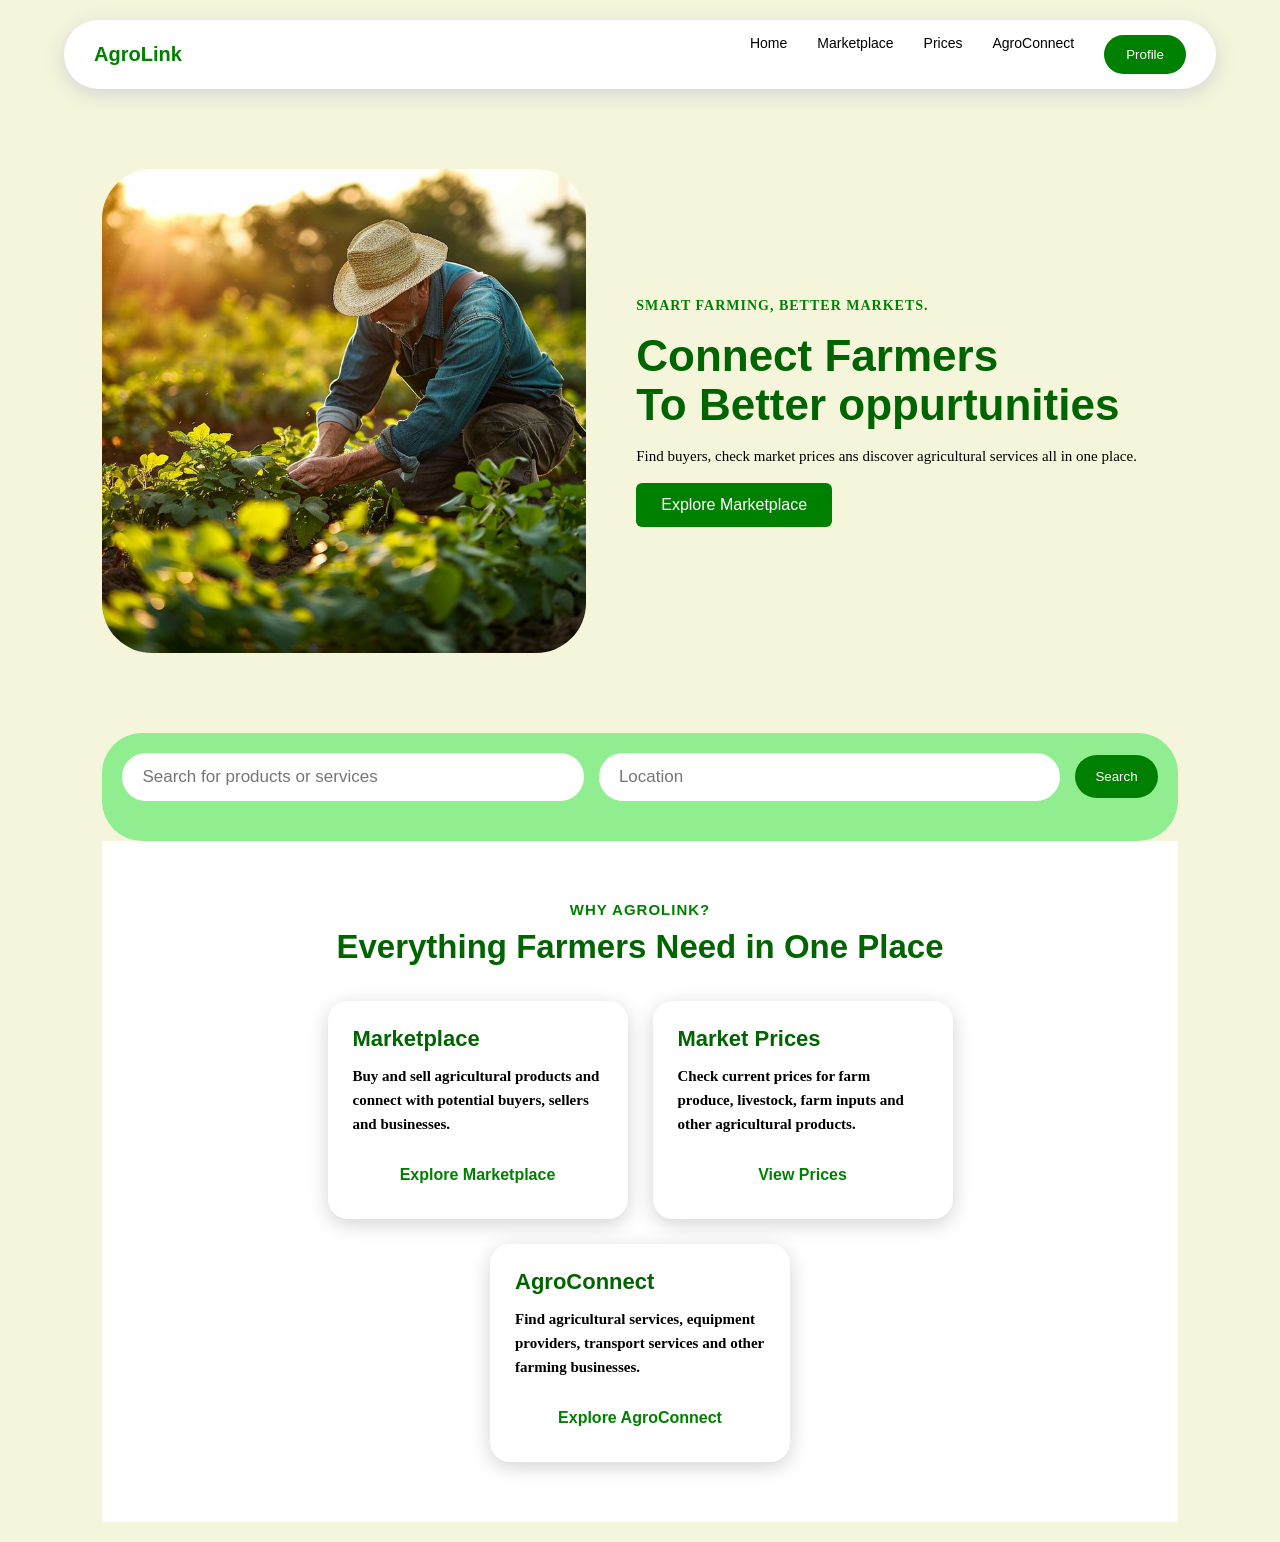
<file: index.html>
<!DOCTYPE html>
<html lang="en">
<head>
    <meta charset="UTF-8">
    <meta name="viewport" content="width=device-width, initial-scale=1.0">
    <title>AgroLink</title>

    <link rel="stylesheet" href="style.css">

   
</head>
<body>

    <header>
        <nav>
            <h1>AgroLink</h1>

            <div class="nav-links">
                <div class="nav-links">
                    <a href="index.html">Home</a>
                    <a href="marketplace.html">Marketplace</a>
                    <a href="prices.html">Prices</a>
                    <a href="agroconnect.html">AgroConnect</a>
            </div>

            <button onclick="window.location.href='my-profile.html'"> Profile</button>
        </nav>
    </header>
    
    <main>
        <section class="lol" >
            <img src="images/Farming at Sunset.jpg" alt="farm" class="lol-image">
            <div class="lol-content">            
                <p>SMART FARMING, BETTER MARKETS.</p>

                <h2>Connect Farmers<br>To Better oppurtunities</h2>
                <p>Find buyers, check market prices ans discover agricultural services all in one place.</p>
                <a href="marketplace.html">Explore Marketplace</a>
            </div>

        </section>

        <section class="search">
            <div class="search-bar">
                <input type="text" id="search-input" placeholder="Search for products or services">

                <input type="text" id="location-input" placeholder="Location">

                <button id="search-button">Search</button>
                <p id="search-result"></p>
            </div>

        <section class="about-agrolink">

    <div class="title">
        <p>WHY AGROLINK?</p>
        <h2>Everything Farmers Need in One Place</h2>
    </div>

    <div class="G-container">

        <div class="AG-services">

            <h3>Marketplace</h3>

            <p>
                Buy and sell agricultural products and connect
                with potential buyers, sellers and businesses.
            </p>

            <a href="marketplace.html">Explore Marketplace</a>

        </div>


        <div class="AG-services">

            <h3>Market Prices</h3>

            <p>
                Check current prices for farm produce, livestock,
                farm inputs and other agricultural products.
            </p>

            <a href="prices.html">View Prices</a>

        </div>


        <div class="AG-services">

            <h3>AgroConnect</h3>

            <p>
                Find agricultural services, equipment providers,
                transport services and other farming businesses.
            </p>

            <a href="agroconnect.html">Explore AgroConnect</a>

        </div>

    </div>

</section>

    </main>

     <script src="script.js"></script>
</body>
</html>
</file>
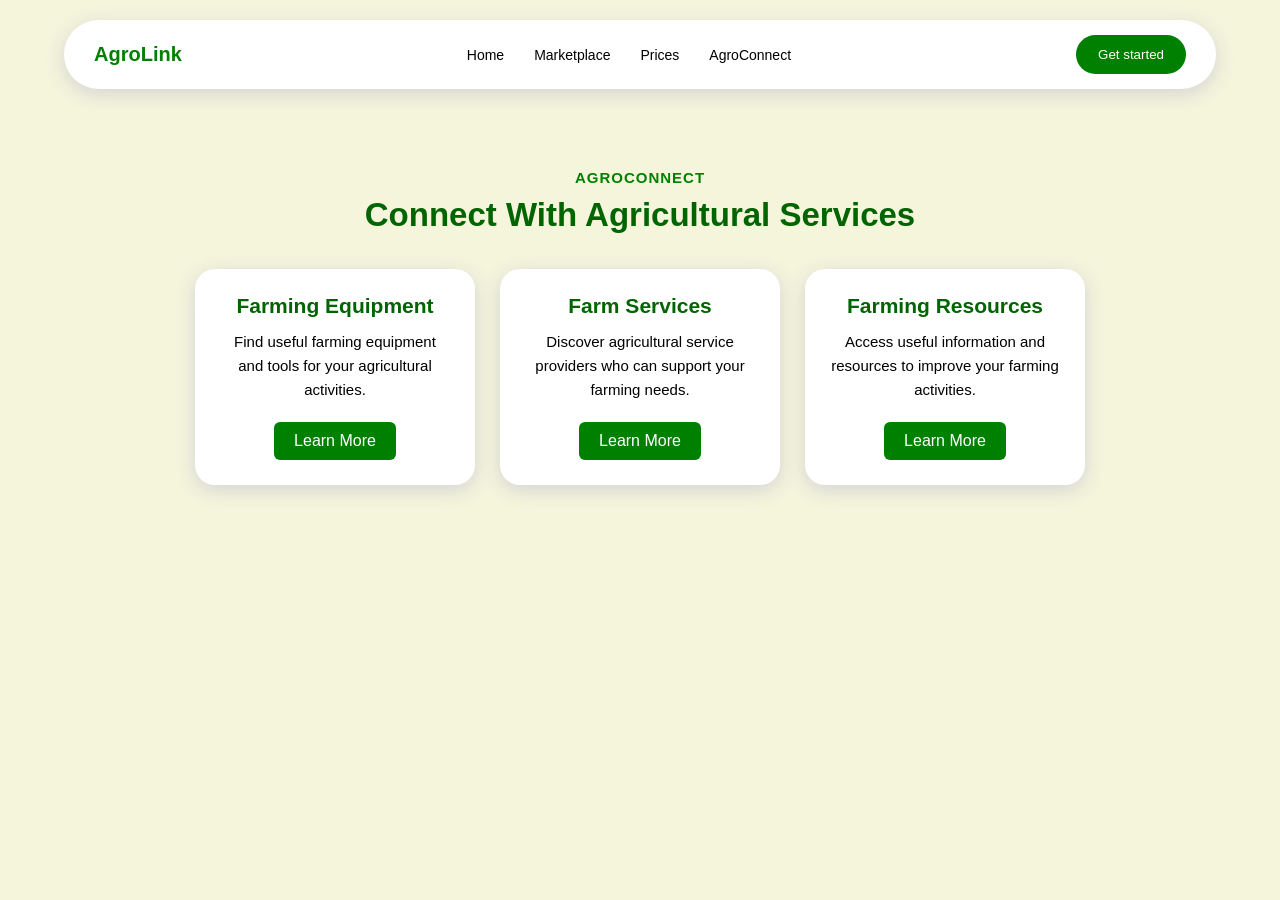
<file: agroconnect.html>
<!DOCTYPE html>
<html lang="en">

<head>
    <meta charset="UTF-8">
    <meta name="viewport" content="width=device-width, initial-scale=1.0">

    <title>AgroLink AgroConnect</title>

    <link rel="stylesheet" href="style.css">
</head>

<body>

    <header>
        <nav>
            <h1>AgroLink</h1>

            <div class="nav-links">
                <a href="index.html">Home</a>
                <a href="marketplace.html">Marketplace</a>
                <a href="prices.html">Prices</a>
                <a href="agroconnect.html">AgroConnect</a>
            </div>

            <button>Get started</button>
        </nav>
    </header>

    <main>

        <section class="agroconnect">

            <div class="title">
                <p>AGROCONNECT</p>
                <h2>Connect With Agricultural Services</h2>
            </div>

            <div class="connect-container">

                <div class="connect-card">
                    <h3>Farming Equipment</h3>
                    <p>Find useful farming equipment and tools for your agricultural activities.</p>
                    <a href="#">Learn More</a>
                </div>

                <div class="connect-card">
                    <h3>Farm Services</h3>
                    <p>Discover agricultural service providers who can support your farming needs.</p>
                    <a href="#">Learn More</a>
                </div>

                <div class="connect-card">
                    <h3>Farming Resources</h3>
                    <p>Access useful information and resources to improve your farming activities.</p>
                    <a href="#">Learn More</a>
                </div>

            </div>

        </section>

    </main>
<script src="script.js"></script>

</body>

</html>
</file>
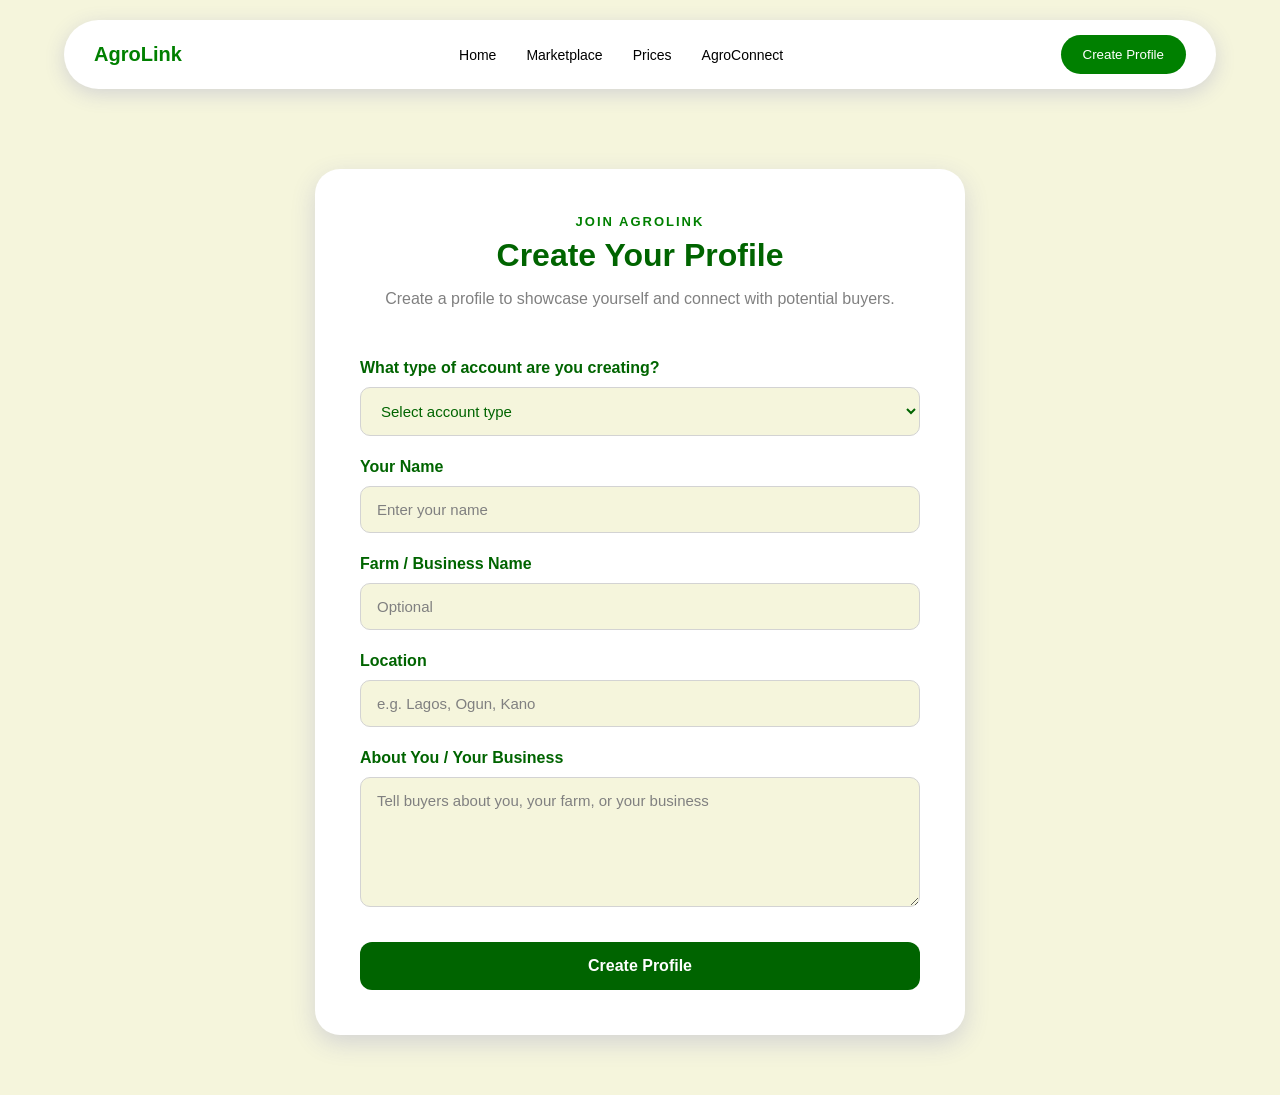
<file: create-profile.html>
<!DOCTYPE html>

<html lang="en">

<head>

    <meta charset="UTF-8">
    <meta name="viewport" content="width=device-width, initial-scale=1.0">

    <title>Create Profile | AgroLink</title>

    <link rel="stylesheet" href="style.css">

</head>

<body>

<header>

    <nav>

        <h1>AgroLink</h1>

        <div class="nav-links">

            <a href="index.html">Home</a>
            <a href="marketplace.html">Marketplace</a>
            <a href="prices.html">Prices</a>
            <a href="agroconnect.html">AgroConnect</a>

        </div>

        <button onclick="window.location.href='create-profile.html'">
            Create Profile
        </button>

    </nav>

</header>


<main>

    <section class="profile-form">

        <div class="profile-form-title">

            <p>JOIN AGROLINK</p>

            <h2>Create Your Profile</h2>

            <p>
                Create a profile to showcase yourself
                and connect with potential buyers.
            </p>

        </div>


        <form id="profileForm">

            <label for="accountType">
                What type of account are you creating?
            </label>

            <select id="accountType" required>

                <option value="">
                    Select account type
                </option>

                <option value="farmer">
                    Individual Farmer
                </option>

                <option value="business">
                    Business
                </option>

            </select>


            <label for="name">
                Your Name
            </label>

            <input
                type="text"
                id="name"
                placeholder="Enter your name"
                required
            >


            <label for="farmName">
                Farm / Business Name
            </label>

            <input
                type="text"
                id="farmName"
                placeholder="Optional"
            >


            <label for="location">
                Location
            </label>

            <input
                type="text"
                id="location"
                placeholder="e.g. Lagos, Ogun, Kano"
                required
            >


            <label for="description">
                About You / Your Business
            </label>

            <textarea
                id="description"
                placeholder="Tell buyers about you, your farm, or your business"
                required
            ></textarea>


            <button type="submit">
                Create Profile
            </button>

        </form>

    </section>

</main>


<script src="script.js"></script>

</body>

</html>
</file>
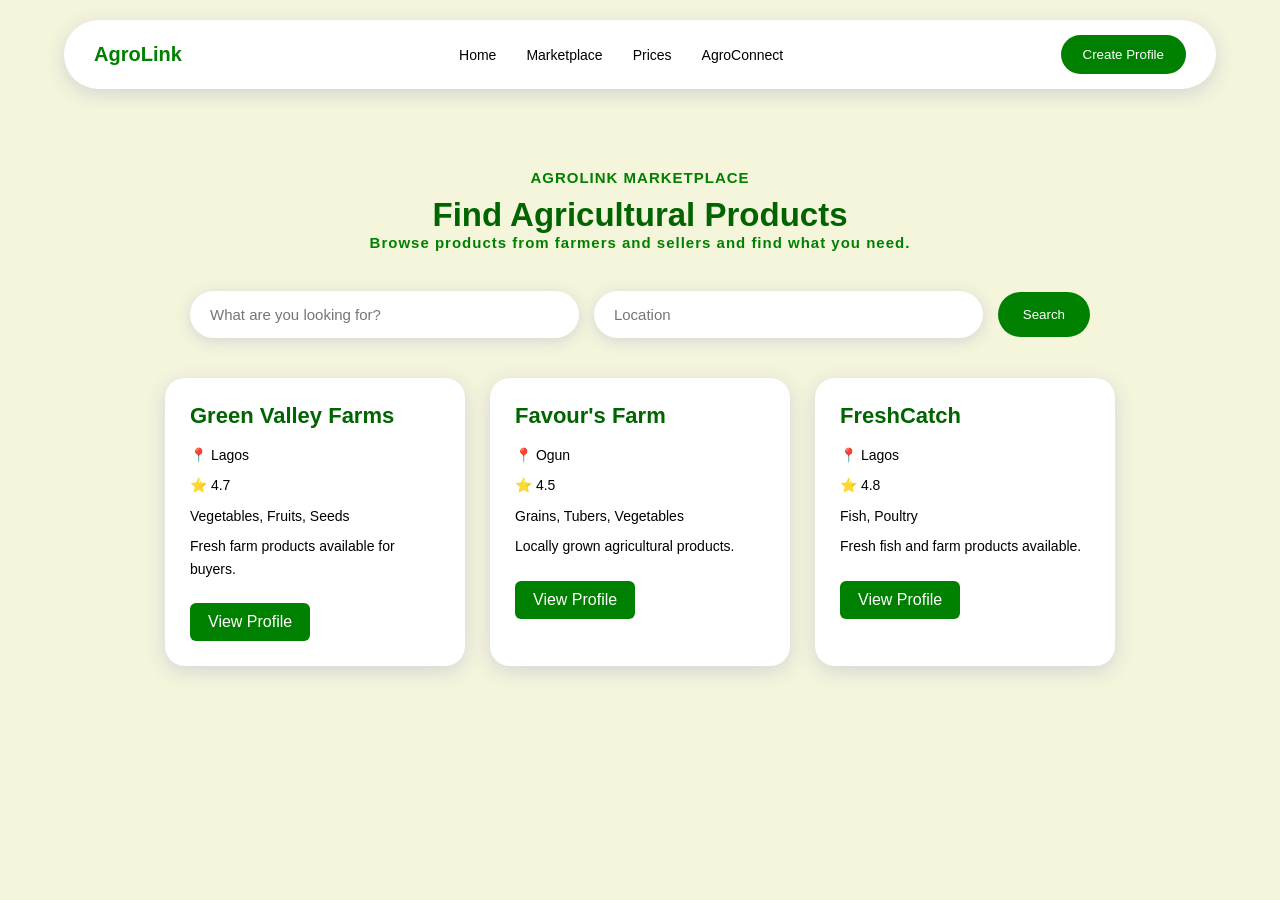
<file: find-products.html>
<!DOCTYPE html>

<html lang="en">

<head>

    <meta charset="UTF-8">

    <meta
        name="viewport"
        content="width=device-width, initial-scale=1.0"
    >

    <title>Find Products | AgroLink</title>

    <link rel="stylesheet" href="style.css">

</head>


<body>


    <header>

        <nav>

            <h1>AgroLink</h1>

            <div class="nav-links">

                <a href="index.html">Home</a>

                <a href="marketplace.html">
                    Marketplace
                </a>

                <a href="prices.html">
                    Prices
                </a>

                <a href="agroconnect.html">
                    AgroConnect
                </a>

            </div>

            <button
                onclick="window.location.href='create-profile.html'"
            >
                Create Profile
            </button>

        </nav>

    </header>



    <main>


        <section class="find-products">


            <div class="title">

                <p>AGROLINK MARKETPLACE</p>

                <h2>Find Agricultural Products</h2>

                <p>
                    Browse products from farmers and sellers
                    and find what you need.
                </p>

            </div>



            <div class="marketplace-search">


                <input
                    type="text"
                    id="product-search"
                    placeholder="What are you looking for?"
                >


                <input
                    type="text"
                    id="location-search"
                    placeholder="Location"
                >


                <button id="search-button">
                    Search
                </button>


            </div>



            <div id="seller-list">


                <!-- GREEN VALLEY -->

                <div class="seller-card">

                    <h3>
                        Green Valley Farms
                    </h3>

                    <p>
                        📍 Lagos
                    </p>

                    <p>
                        ⭐ 4.7
                    </p>

                    <p>
                        Vegetables, Fruits, Seeds
                    </p>

                    <p>
                        Fresh farm products available
                        for buyers.
                    </p>

                    <a
                        href="seller-profile.html?seller=green-valley"
                    >
                        View Profile
                    </a>

                </div>



                <!-- FAVOUR'S FARM -->

                <div class="seller-card">

                    <h3>
                        Favour's Farm
                    </h3>

                    <p>
                        📍 Ogun
                    </p>

                    <p>
                        ⭐ 4.5
                    </p>

                    <p>
                        Grains, Tubers, Vegetables
                    </p>

                    <p>
                        Locally grown agricultural
                        products.
                    </p>

                    <a
                        href="seller-profile.html?seller=favour-farm"
                    >
                        View Profile
                    </a>

                </div>



                <!-- FRESHCATCH -->

                <div class="seller-card">

                    <h3>
                        FreshCatch
                    </h3>

                    <p>
                        📍 Lagos
                    </p>

                    <p>
                        ⭐ 4.8
                    </p>

                    <p>
                        Fish, Poultry
                    </p>

                    <p>
                        Fresh fish and farm products
                        available.
                    </p>

                    <a
                        href="seller-profile.html?seller=freshcatch"
                    >
                        View Profile
                    </a>

                </div>


            </div>


        </section>


    </main>


    <script src="script.js"></script>


</body>

</html>
</file>
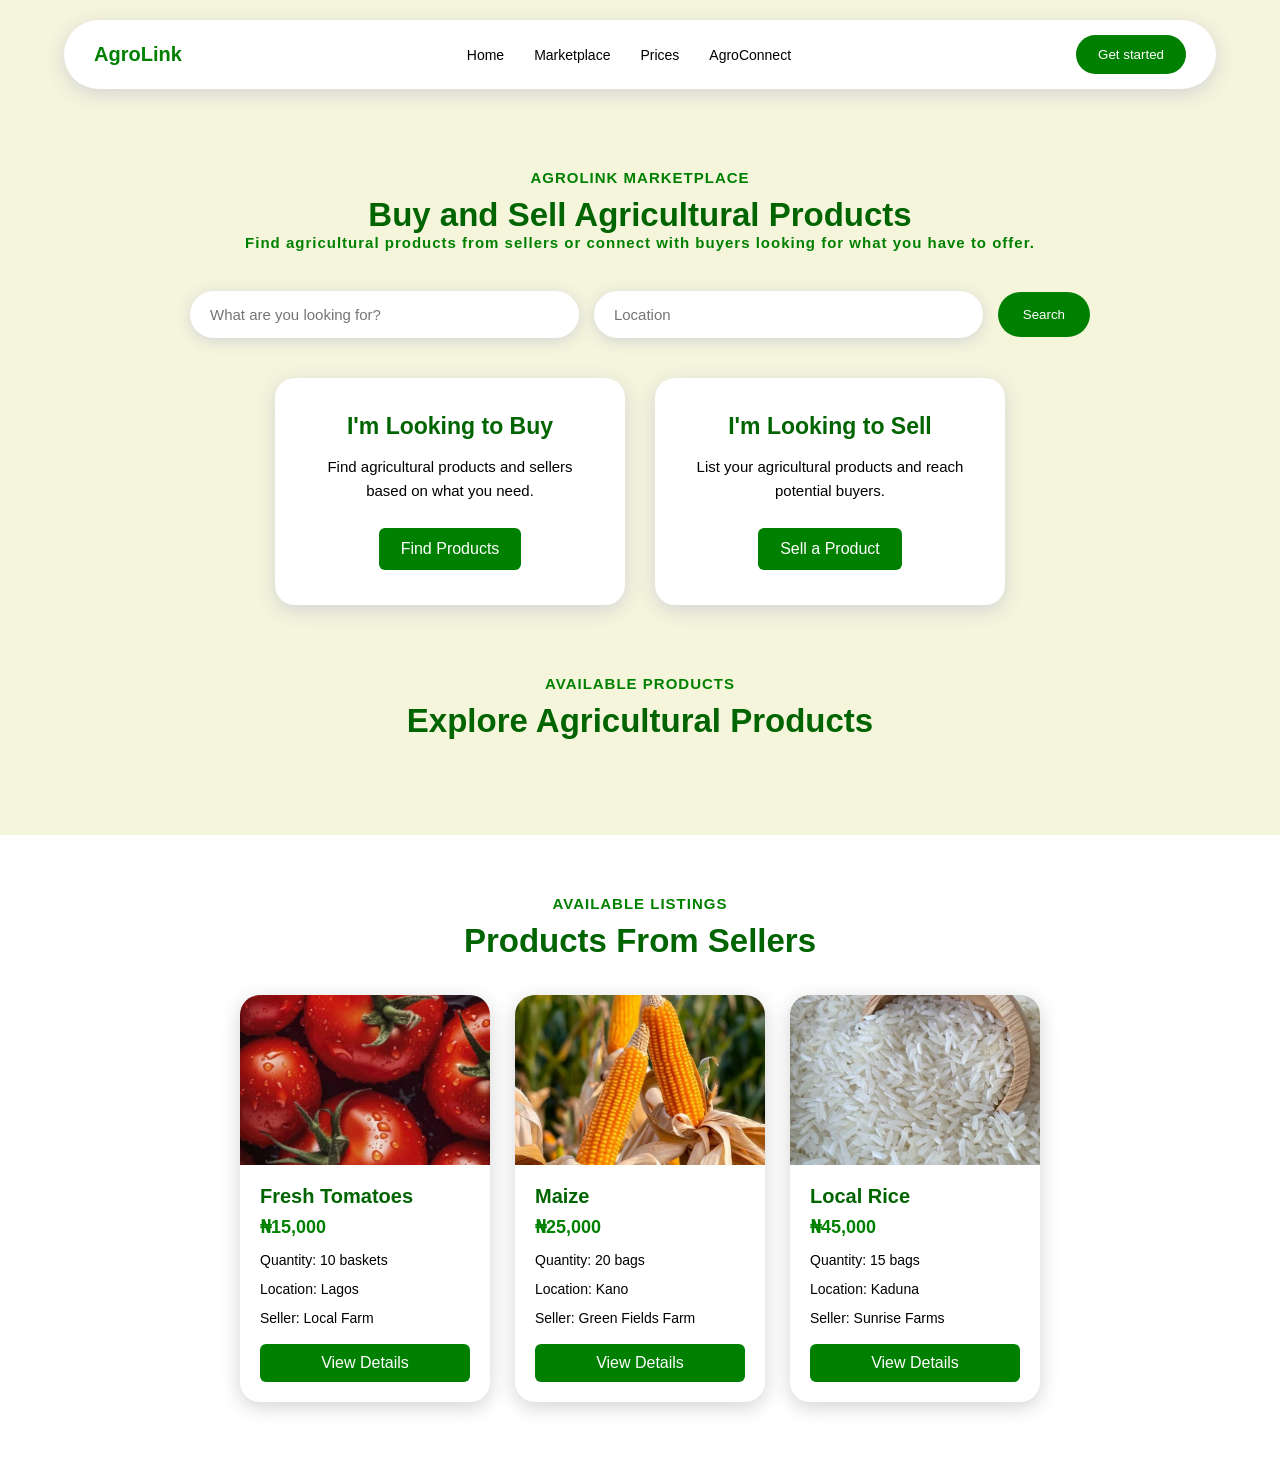
<file: marketplace.html>
<!DOCTYPE html>
<html lang="en">

<head>
    <meta charset="UTF-8">
    <meta name="viewport" content="width=device-width, initial-scale=1.0">

    <title>AgroLink Marketplace</title>

    <link rel="stylesheet" href="style.css">
</head>

<body>

    <header>
        <nav>
            <h1>AgroLink</h1>

            <div class="nav-links">
                <a href="index.html">Home</a>
                <a href="marketplace.html">Marketplace</a>
                <a href="#">Prices</a>
                <a href="#">AgroConnect</a>
            </div>

            <button>Get started</button>
        </nav>
    </header>

    <main>

        <section class="marketplace">

            <div class="title">
                <p>AGROLINK MARKETPLACE</p>
                <h2>Buy and Sell Agricultural Products</h2>
                <p>
                    Find agricultural products from sellers or connect
                    with buyers looking for what you have to offer.
                </p>
            </div>


            <div class="marketplace-search">

                <input
                    type="text"
                    placeholder="What are you looking for?"
                >

                <input
                    type="text"
                    placeholder="Location"
                >

                <button>Search</button>

            </div>


            <div class="marketplace-actions">

                <div class="marketplace-card">

                    <h3>I'm Looking to Buy</h3>

                    <p>
                        Find agricultural products and sellers
                        based on what you need.
                    </p>

                    <a href="find-products.html">Find Products</a>

                </div>


                <div class="marketplace-card">

                    <h3>I'm Looking to Sell</h3>

                    <p>
                        List your agricultural products and reach
                        potential buyers.
                    </p>

                    <a href="sell-product.html">Sell a Product</a>

                </div>

            </div>


            <div class="title">

                <p>AVAILABLE PRODUCTS</p>

                <h2>Explore Agricultural Products</h2>

            </div>

        </section>

        <section class="marketplace-listings">

            <div class="title">
                <p>AVAILABLE LISTINGS</p>
                <h2>Products From Sellers</h2>
            </div>

            <div class="listing-container">

                <div class="listing-card">

                    <img src="images/tomatoes.jpg" alt="Seller's tomatoes">

                    <div class="listing-info">

                        <h3>Fresh Tomatoes</h3>

                        <h4>₦15,000</h4>

                        <p>Quantity: 10 baskets</p>

                        <p>Location: Lagos</p>

                        <p>Seller: Local Farm</p>

                        <a href="seller-profile.html?seller=local-farm">View Details</a>
                    </div>

                </div>


                <div class="listing-card">

                    <img src="images/maize.jpg" alt="Seller's maize">

                    <div class="listing-info">

                        <h3>Maize</h3>

                        <h4>₦25,000</h4>

                        <p>Quantity: 20 bags</p>

                        <p>Location: Kano</p>

                        <p>Seller: Green Fields Farm</p>

                        <a href="#">View Details</a>

                    </div>

                </div>


                <div class="listing-card">

                    <img src="images/rice.jpg" alt="Seller's rice">

                    <div class="listing-info">

                        <h3>Local Rice</h3>

                        <h4>₦45,000</h4>

                        <p>Quantity: 15 bags</p>

                        <p>Location: Kaduna</p>

                        <p>Seller: Sunrise Farms</p>

                        <a href="#">View Details</a>

                    </div>

                </div>

            </div>

        </section>

    </main>
<script src="script.js"></script>
</body>

</html>
</file>
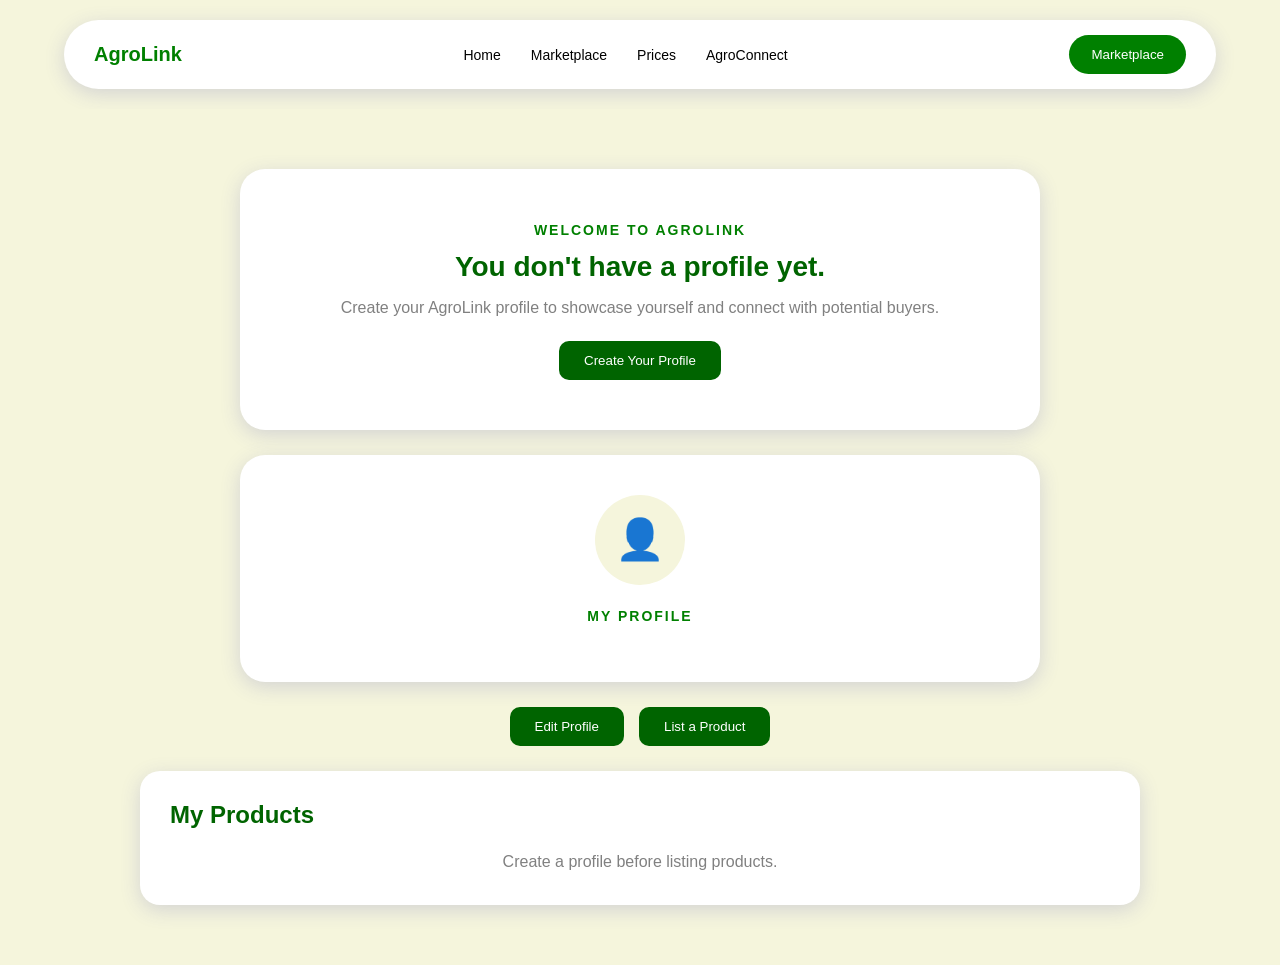
<file: my-profile.html>
<!DOCTYPE html>

<html lang="en">

<head>

    <meta charset="UTF-8">
    <meta name="viewport" content="width=device-width, initial-scale=1.0">

    <title>My Profile | AgroLink</title>

    <link rel="stylesheet" href="style.css">

</head>

<body>

<header>

    <nav>

        <h1>AgroLink</h1>

        <div class="nav-links">

            <a href="index.html">Home</a>
            <a href="marketplace.html">Marketplace</a>
            <a href="prices.html">Prices</a>
            <a href="agroconnect.html">AgroConnect</a>

        </div>

        <button onclick="window.location.href='marketplace.html'">
            Marketplace
        </button>

    </nav>

</header>


<main>

    <section class="my-profile">


        <div id="no-profile-message">

            <p>WELCOME TO AGROLINK</p>

            <h2>You don't have a profile yet.</h2>

            <p>
                Create your AgroLink profile to showcase
                yourself and connect with potential buyers.
            </p>

            <button onclick="window.location.href='create-profile.html'">
                Create Your Profile
            </button>

        </div>


        <div class="my-profile-info">

            <p>MY PROFILE</p>

            <h2 id="my-profile-name"></h2>

            <h3 id="my-profile-farm"></h3>

            <p id="my-profile-location"></p>

            <p id="my-profile-description"></p>

        </div>


        <div class="my-profile-actions">

            <button id="edit-profile">
                Edit Profile
            </button>

            <button
                id="list-product"
                onclick="window.location.href='sell-product.html'"
            >
                List a Product
            </button>

        </div>


        <div class="my-products">

            <h2>My Products</h2>

            <div id="my-product-list"></div>

        </div>


    </section>

</main>


<script src="script.js"></script>

</body>

</html>
</file>
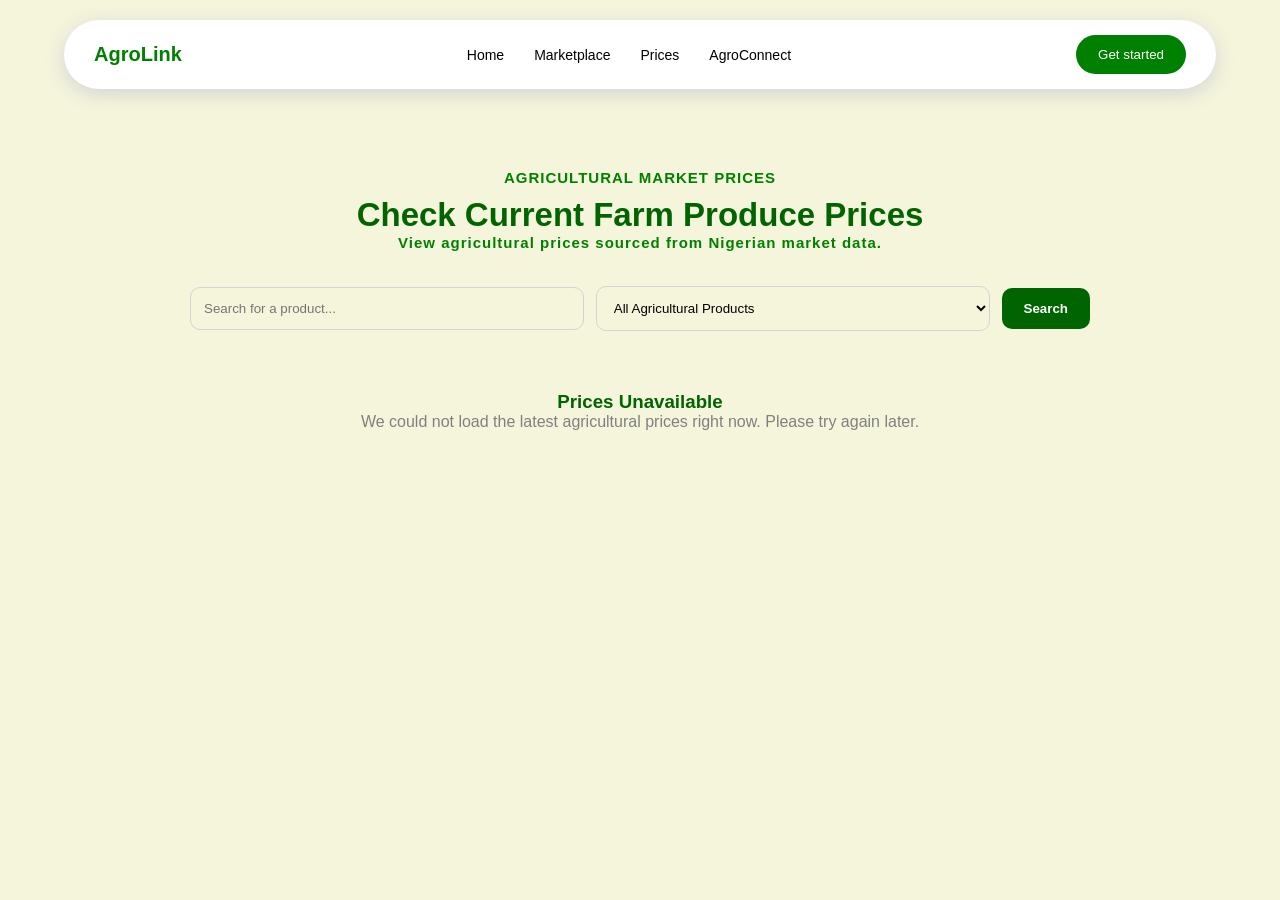
<file: prices.html>
<!DOCTYPE html>
<html lang="en">

<head>
    <meta charset="UTF-8">
    <meta name="viewport" content="width=device-width, initial-scale=1.0">

    <title>AgroLink Market Prices</title>

    <link rel="stylesheet" href="style.css">
</head>

<body>

    <header>
        <nav>
            <h1>AgroLink</h1>

            <div class="nav-links">
                <a href="index.html">Home</a>
                <a href="marketplace.html">Marketplace</a>
                <a href="prices.html">Prices</a>
                <a href="agroconnect.html">AgroConnect</a>
            </div>

            <button>Get started</button>
        </nav>
    </header>

    <main>

        <section class="prices">

            <div class="title">
                <p>AGRICULTURAL MARKET PRICES</p>

                <h2>Check Current Farm Produce Prices</h2>

                <p>
                    View agricultural prices sourced from Nigerian market data.
                </p>
            </div>

            <div class="price-search">

                <input
                    type="text"
                    id="price-search"
                    placeholder="Search for a product..."
                >

                <select id="price-category">
                    <option value="all">All Agricultural Products</option>
                    <option value="agriculture">Agriculture</option>
                    <option value="food-staples">Food Staples</option>
                </select>

                <button id="price-search-button">
                    Search
                </button>

            </div>

            <div id="price-results" class="price-container">

                <p class="price-loading">
                    Loading current market prices...
                </p>

            </div>

        </section>

    </main>

    <script src="script.js"></script>

</body>

</html>
</file>
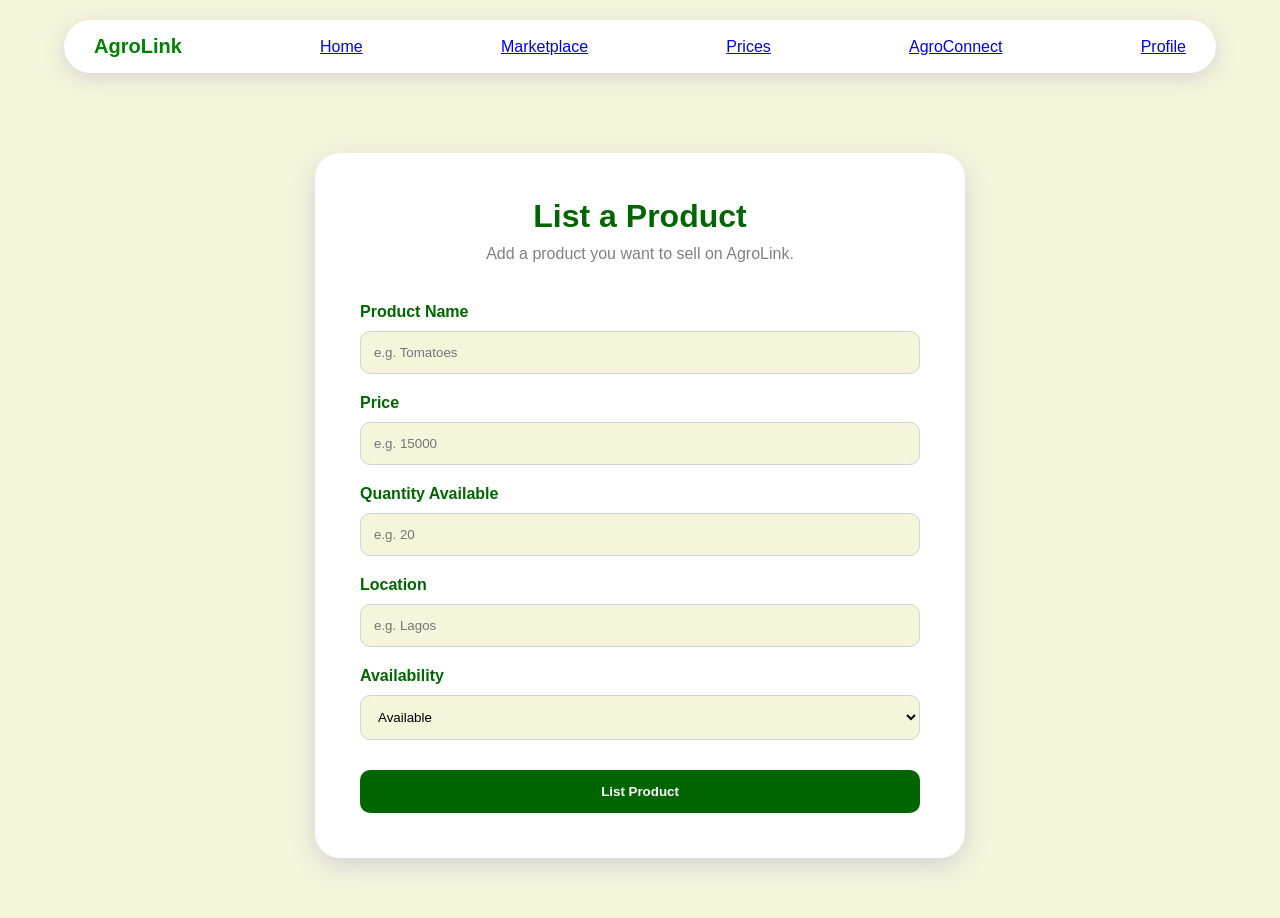
<file: sell-product.html>
<!DOCTYPE html>
<html lang="en">
<head>
    <meta charset="UTF-8">
    <meta name="viewport" content="width=device-width, initial-scale=1.0">

    <title>Sell a Product | AgroLink</title>

    <link rel="stylesheet" href="style.css">
</head>

<body>

    <header>
        <nav>
            <h1>AgroLink</h1>

            <a href="index.html">Home</a>
            <a href="marketplace.html">Marketplace</a>
            <a href="prices.html">Prices</a>
            <a href="agroconnect.html">AgroConnect</a>

            <a href="my-profile.html" class="profile-button">Profile</a>
        </nav>
    </header>


    <main>

        <section class="sell-product">

            <h2>List a Product</h2>

            <p>
                Add a product you want to sell on AgroLink.
            </p>

            <form id="productForm">

                <label for="productName">Product Name</label>
                <input
                    type="text"
                    id="productName"
                    placeholder="e.g. Tomatoes"
                    required
                >


                <label for="productPrice">Price</label>
                <input
                    type="number"
                    id="productPrice"
                    placeholder="e.g. 15000"
                    required
                >


                <label for="productQuantity">Quantity Available</label>
                <input
                    type="number"
                    id="productQuantity"
                    placeholder="e.g. 20"
                    required
                >


                <label for="productLocation">Location</label>
                <input
                    type="text"
                    id="productLocation"
                    placeholder="e.g. Lagos"
                    required
                >


                <label for="productAvailability">Availability</label>
                <select id="productAvailability" required>
                    <option value="available">Available</option>
                    <option value="out-of-stock">Out of Stock</option>
                </select>


                <button type="submit">List Product</button>

            </form>

        </section>

    </main>

    <script src="script.js"></script>

</body>
</html>
</file>
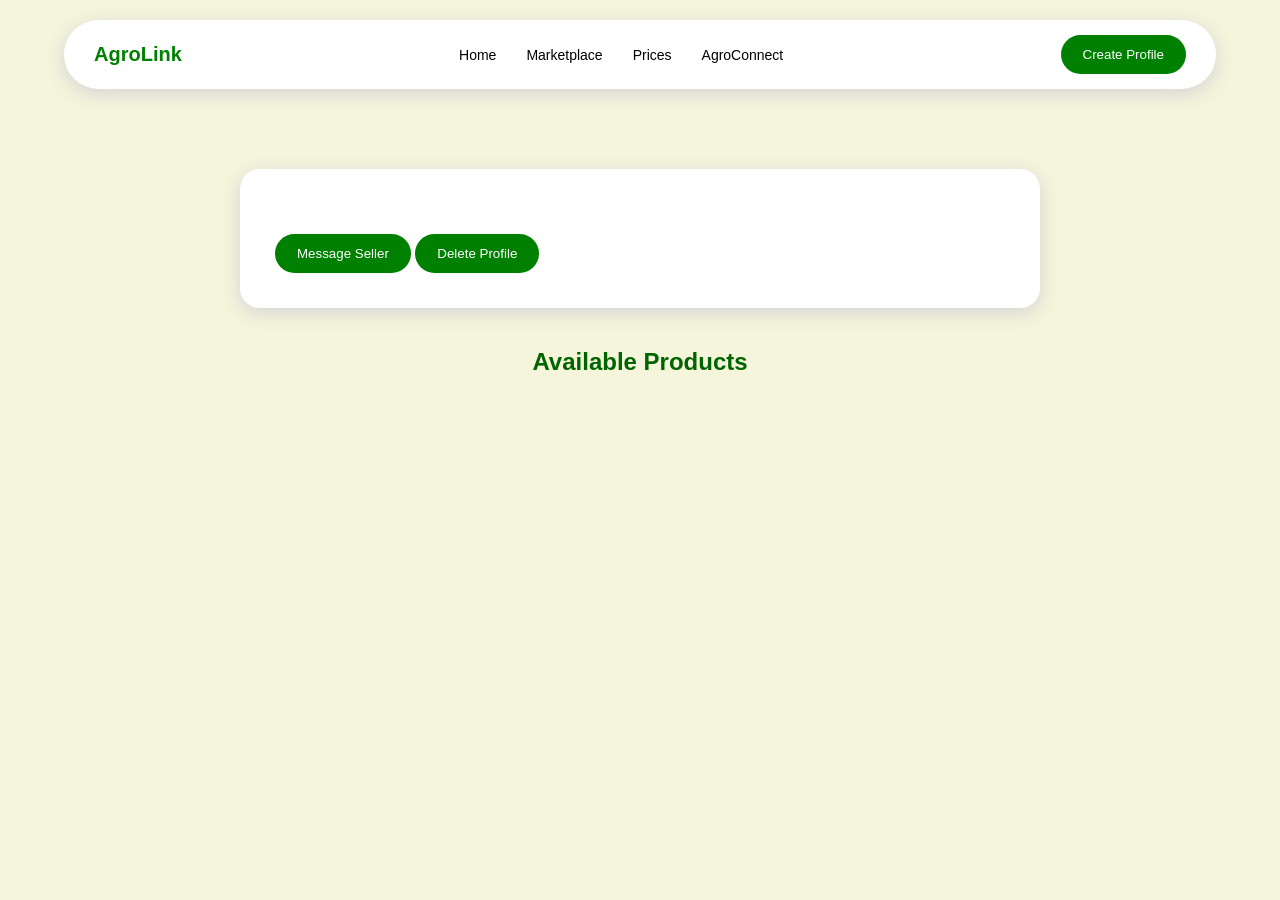
<file: seller-profile.html>
<!DOCTYPE html>

<html lang="en">

<head>
    <meta charset="UTF-8">
    <meta name="viewport" content="width=device-width, initial-scale=1.0">

    <title>Seller Profile | AgroLink</title>

    <link rel="stylesheet" href="style.css">
</head>

<body>

    <header>

        <nav>

            <h1>AgroLink</h1>

            <div class="nav-links">

                <a href="index.html">Home</a>
                <a href="marketplace.html">Marketplace</a>
                <a href="prices.html">Prices</a>
                <a href="agroconnect.html">AgroConnect</a>

            </div>

            <button onclick="window.location.href='create-profile.html'">
                Create Profile
            </button>

        </nav>

    </header>


    <main>

        <section class="seller-profile">

            <div class="seller-profile-info">

                <h2 id="profile-farm-name"></h2>

                <p id="profile-owner"></p>

                <p id="profile-location"></p>

                <p id="profile-rating"></p>

                <p id="profile-products"></p>

                <p id="profile-description"></p>

                <button id="message-seller">
                    Message Seller
                </button>

                <button id="delete-profile-button">Delete Profile</button>

            </div>


            <div class="seller-products">

                <h2>Available Products</h2>

                <div
                    class="seller-product-list"
                    id="seller-product-list">
                </div>

            </div>

        </section>

    </main>

<div id="delete-popup" class="delete-popup">

    <div class="delete-popup-box">

        <h2>Delete Profile?</h2>

        <p>
            Are you sure you want to delete your profile?
            This action cannot be undone.
        </p>

        <div class="delete-popup-buttons">

            <button id="cancel-delete">
                Cancel
            </button>

            <button id="confirm-delete">
                Delete
            </button>

        </div>

    </div>

</div>

<div id="delete-success-popup" class="delete-popup">

    <div class="delete-popup-box">

        <h2>Profile Deleted</h2>

        <p>
            Your AgroLink profile has been deleted successfully.
        </p>

        <button id="success-ok">
            OK
        </button>

    </div>

</div>
    <script src="script.js"></script>

</body>

</html>
</file>
<file: style.css>
/* ─────────── GENERAL ─────────── */

* {
    margin: 0;
    padding: 0;
    box-sizing: border-box;
}

body {
    font-family: Arial, Helvetica, sans-serif;
    background-color: beige;
    color: black;
}


/* ─────────── NAVIGATION ─────────── */

header {
    padding: 20px 5%;
}

nav {
    background-color: white;
    border-radius: 40px;
    padding: 15px 30px;
    display: flex;
    align-items: center;
    justify-content: space-between;
    box-shadow: 0 5px 20px lightgray;
}

nav h1 {
    color: green;
    font-size: 20px;
}

.nav-links {
    display: flex;
    gap: 30px;
}

.nav-links a {
    text-decoration: none;
    color: black;
    font-size: 14px;
}

.nav-links a:hover {
    color: green;
}

button {
    background-color: green;
    color: white;
    border: none;
    border-radius: 25px;
    padding: 12px 22px;
    cursor: pointer;
}

button:hover {
    background-color: darkgreen;
}


/* ─────────── HOME INTRODUCTION ─────────── */

.lol {
    display: flex;
    align-items: center;
    justify-content: space-between;
    gap: 50px;
    padding: 60px 8%;
    min-height: 420px;
    background-color: beige;
}

.lol-image {
    width: 45%;
    max-width: 520px;
    height: auto;
    display: block;
    object-fit: contain;
    border-radius: 50px;
}

.lol-content {
    flex: 1;
    max-width: 550px;
}

.lol-content p:first-child {
    color: green;
    font-weight: bold;
    font-size: 14px;
    letter-spacing: 1px;
}

.lol-content h2 {
    color: darkgreen;
    font-size: 44px;
    line-height: 1.1;
    margin: 15px 0;
}

.lol-content p {
    color: black;
    font-size: 15px;
    line-height: 1.6;
    font-family: "Times New Roman", Times, serif;
}

.lol-content a {
    display: inline-block;
    margin-top: 15px;
    padding: 13px 25px;
    border-radius: 6px;
    background-color: green;
    color: white;
    text-decoration: none;
    font-size: 16px;
}

.lol-content a:hover {
    background-color: darkgreen;
}


/* ─────────── HOME SEARCH ─────────── */

.search {
    padding: 20px 8%;
    background-color: beige;
}

.search-bar {
    background-color: lightgreen;
    padding: 20px;
    border-radius: 40px;
    display: flex;
    gap: 15px;
    align-items: center;
    flex-wrap: wrap;
}

.search-bar input {
    flex: 1;
    padding: 14px 20px;
    border: none;
    border-radius: 25px;
    outline: none;
    font-size: 17px;
    font-family: Arial, Helvetica, sans-serif;
}

.search-bar button {
    padding: 14px 20px;
}

#search-result {
    flex-basis: 100%;
    color: darkgreen;
    font-size: 15px;
    font-weight: bold;
    text-align: center;
    margin-top: 5px;
}


/* ─────────── HOME ABOUT AGROLINK ─────────── */

.about-agrolink {
    padding: 60px 8%;
    background-color: white;
}

.title {
    text-align: center;
    margin-bottom: 35px;
}

.title p {
    color: green;
    font-weight: bold;
    font-size: 15px;
    letter-spacing: 1px;
}

.title h2 {
    color: darkgreen;
    font-size: 33px;
    margin-top: 10px;
}

.G-container {
    display: flex;
    gap: 25px;
    justify-content: center;
    align-items: stretch;
    flex-wrap: wrap;
}

.AG-services {
    background-color: white;
    box-shadow: 0 5px 20px lightgray;
    border-radius: 20px;
    display: flex;
    flex-direction: column;
    width: 300px;
    padding: 25px;
}

.AG-services h3 {
    color: darkgreen;
    font-size: 22px;
    margin-bottom: 12px;
}

.AG-services p {
    color: black;
    line-height: 1.6;
    margin-bottom: 20px;
    font-size: 15px;
    font-family: "Times New Roman", Times, serif;
    font-weight: bold;
}

.AG-services a {
    color: green;
    text-decoration: none;
    font-weight: bold;
    margin-top: auto;
    display: inline-block;
    text-align: center;
    border-radius: 5px;
    padding: 10px 20px;
}

.AG-services a:hover {
    background-color: green;
    color: white;
}


/* ─────────── MARKETPLACE ─────────── */

.marketplace {
    padding: 60px 8%;
    background-color: beige;
    min-height: 80vh;
}

.marketplace-search {
    display: flex;
    gap: 15px;
    justify-content: center;
    align-items: center;
    flex-wrap: wrap;
    margin: 40px auto;
    max-width: 900px;
}

.marketplace-search input {
    flex: 1;
    min-width: 220px;
    padding: 15px 20px;
    border: none;
    border-radius: 25px;
    font-size: 15px;
    outline: none;
    box-shadow: 0 3px 15px lightgray;
}

.marketplace-search button {
    padding: 15px 25px;
}

.marketplace-actions {
    display: flex;
    gap: 30px;
    justify-content: center;
    flex-wrap: wrap;
    margin: 30px 0 70px;
}

.marketplace-card {
    width: 350px;
    background-color: white;
    padding: 35px;
    border-radius: 20px;
    box-shadow: 0 5px 20px lightgray;
    text-align: center;
}

.marketplace-card h3 {
    color: darkgreen;
    font-size: 23px;
    margin-bottom: 15px;
}

.marketplace-card p {
    color: black;
    font-size: 15px;
    line-height: 1.6;
    margin-bottom: 25px;
}

.marketplace-card a {
    display: inline-block;
    background-color: green;
    color: white;
    text-decoration: none;
    padding: 12px 22px;
    border-radius: 6px;
}

.marketplace-card a:hover {
    background-color: darkgreen;
}


/* ─────────── MARKETPLACE LISTINGS ─────────── */

.marketplace-listings {
    padding: 60px 8%;
    background-color: white;
}

.listing-container {
    display: flex;
    gap: 25px;
    justify-content: center;
    flex-wrap: wrap;
}

.listing-card {
    width: 250px;
    background-color: white;
    border-radius: 20px;
    overflow: hidden;
    box-shadow: 0 5px 20px lightgray;
    transition: 0.3s;
}

.listing-card:hover {
    transform: translateY(-5px);
}

.listing-card img {
    width: 100%;
    height: 170px;
    object-fit: cover;
    display: block;
}

.listing-info {
    padding: 20px;
}

.listing-info h3 {
    color: darkgreen;
    font-size: 20px;
    margin-bottom: 8px;
}

.listing-info h4 {
    color: green;
    font-size: 18px;
    margin-bottom: 12px;
}

.listing-info p {
    color: black;
    font-size: 14px;
    line-height: 1.5;
    margin-bottom: 8px;
}

.listing-info a {
    display: block;
    text-align: center;
    background-color: green;
    color: white;
    text-decoration: none;
    padding: 10px;
    border-radius: 6px;
    margin-top: 15px;
}

.listing-info a:hover {
    background-color: darkgreen;
}


/* ─────────── FIND PRODUCTS ─────────── */

.find-products {
    padding: 60px 8%;
    background-color: beige;
    min-height: 80vh;
}

#seller-list {
    display: flex;
    gap: 25px;
    justify-content: center;
    flex-wrap: wrap;
    margin-top: 40px;
}

.seller-card {
    width: 300px;
    background-color: white;
    padding: 25px;
    border-radius: 20px;
    box-shadow: 0 5px 20px lightgray;
    transition: 0.3s;
}

.seller-card:hover {
    transform: translateY(-5px);
}

.seller-card h3 {
    color: darkgreen;
    font-size: 22px;
    margin-bottom: 15px;
}

.seller-card p {
    color: black;
    font-size: 14px;
    line-height: 1.6;
    margin-bottom: 8px;
}

.seller-card a {
    display: inline-block;
    margin-top: 15px;
    background-color: green;
    color: white;
    text-decoration: none;
    padding: 10px 18px;
    border-radius: 6px;
}

.seller-card a:hover {
    background-color: darkgreen;
}


/* ─────────── SELLER PROFILE ─────────── */

.seller-profile {
    padding: 60px 8%;
    background-color: beige;
    min-height: 80vh;
}

.seller-profile-info {
    background-color: white;
    max-width: 800px;
    margin: 0 auto 40px;
    padding: 35px;
    border-radius: 20px;
    box-shadow: 0 5px 20px lightgray;
}

.seller-profile-info h2 {
    color: darkgreen;
    font-size: 32px;
    margin-bottom: 15px;
}

.seller-profile-info p {
    color: black;
    font-size: 15px;
    margin-bottom: 10px;
}

#message-seller {
    margin-top: 15px;
}

.seller-products {
    max-width: 1000px;
    margin: auto;
}

.seller-products > h2 {
    color: darkgreen;
    text-align: center;
    margin-bottom: 25px;
}

.seller-product-list {
    display: flex;
    gap: 25px;
    justify-content: center;
    flex-wrap: wrap;
}

.seller-product {
    width: 210px;
    background-color: white;
    padding: 25px;
    border-radius: 15px;
    box-shadow: 0 5px 20px lightgray;
}

.seller-product h3 {
    color: darkgreen;
    margin-bottom: 10px;
}

.seller-product p {
    color: black;
    font-size: 14px;
    line-height: 1.5;
}


/* ─────────── MY PROFILE ─────────── */

.my-profile {
    padding: 60px 8%;
    background-color: beige;
    min-height: 80vh;
}

.my-profile-info {
    background-color: white;
    max-width: 800px;
    margin: 0 auto 25px;
    padding: 40px;
    border-radius: 25px;
    text-align: center;
    box-shadow: 0 5px 20px lightgray;
}

.my-profile-info::before {
    content: "👤";
    display: flex;
    justify-content: center;
    align-items: center;
    width: 90px;
    height: 90px;
    margin: 0 auto 20px;
    background-color: beige;
    border-radius: 50%;
    font-size: 40px;
}

.my-profile-info > p:first-child {
    color: green;
    font-weight: bold;
    font-size: 14px;
    letter-spacing: 2px;
}

.my-profile-info h2 {
    color: darkgreen;
    font-size: 32px;
    margin: 10px 0 5px;
}

.my-profile-info h3 {
    color: gray;
    font-size: 20px;
    margin: 5px 0 15px;
}

.my-profile-info p {
    color: black;
    font-size: 15px;
    line-height: 1.6;
    margin-bottom: 10px;
}


/* ─────────── MY PROFILE ACTIONS ─────────── */

.my-profile-actions {
    display: flex;
    justify-content: center;
    gap: 15px;
    flex-wrap: wrap;
    margin: 25px 0;
}

.my-profile-actions button {
    padding: 12px 25px;
    border-radius: 10px;
    background-color: darkgreen;
    color: white;
}

.my-profile-actions button:hover {
    background-color: green;
}


/* ─────────── MY PRODUCTS ─────────── */

.my-products {
    max-width: 1000px;
    margin: 0 auto;
    background-color: white;
    padding: 30px;
    border-radius: 20px;
    box-shadow: 0 5px 20px lightgray;
}

.my-products h2 {
    color: darkgreen;
    margin-bottom: 10px;
}

.my-products p {
    color: gray;
    line-height: 1.6;
}


/* ─────────── NO PROFILE MESSAGE ─────────── */

#no-profile-message {
    max-width: 800px;
    margin: 0 auto 25px;
    padding: 50px 30px;
    background-color: white;
    border-radius: 25px;
    text-align: center;
    box-shadow: 0 5px 20px lightgray;
}

#no-profile-message p:first-child {
    color: green;
    font-size: 14px;
    font-weight: bold;
    letter-spacing: 2px;
    margin-bottom: 10px;
}

#no-profile-message h2 {
    color: darkgreen;
    font-size: 28px;
    margin-bottom: 12px;
}

#no-profile-message p {
    color: gray;
    line-height: 1.6;
    margin-bottom: 20px;
}

#no-profile-message button {
    padding: 12px 25px;
    background-color: darkgreen;
    color: white;
    border-radius: 10px;
}

#no-profile-message button:hover {
    background-color: green;
}


/* ─────────── PRICES ─────────── */

.prices {
    padding: 60px 8%;
    background-color: beige;
    min-height: 80vh;
}

.price-container {
    display: flex;
    gap: 25px;
    justify-content: center;
    flex-wrap: wrap;
}

.price-card {
    width: 250px;
    background-color: white;
    padding: 25px;
    border-radius: 20px;
    box-shadow: 0 5px 20px lightgray;
    text-align: center;
    transition: 0.3s;
}

.price-card:hover {
    transform: translateY(-5px);
}

.price-card h3 {
    color: darkgreen;
    font-size: 21px;
    margin-bottom: 10px;
}

.price-card p {
    color: black;
    font-size: 14px;
    margin-bottom: 10px;
}

.price-card h4 {
    color: green;
    font-size: 22px;
    margin-bottom: 8px;
}


/* ─────────── AGROCONNECT ─────────── */

.agroconnect {
    padding: 60px 8%;
    background-color: beige;
    min-height: 80vh;
}

.connect-container {
    display: flex;
    gap: 25px;
    justify-content: center;
    flex-wrap: wrap;
}

.connect-card {
    width: 280px;
    background-color: white;
    padding: 25px;
    border-radius: 20px;
    box-shadow: 0 5px 20px lightgray;
    text-align: center;
    transition: 0.3s;
}

.connect-card:hover {
    transform: translateY(-5px);
}

.connect-card h3 {
    color: darkgreen;
    font-size: 21px;
    margin-bottom: 12px;
}

.connect-card p {
    color: black;
    font-size: 15px;
    line-height: 1.6;
    margin-bottom: 20px;
}

.connect-card a {
    display: inline-block;
    background-color: green;
    color: white;
    text-decoration: none;
    padding: 10px 20px;
    border-radius: 6px;
}

.connect-card a:hover {
    background-color: darkgreen;
}


/* ─────────── CREATE PROFILE PAGE ─────────── */

.profile-form {
    max-width: 650px;
    margin: 60px auto;
    padding: 45px;
    background-color: white;
    border-radius: 25px;
    box-shadow: 0 8px 25px lightgray;
}

.profile-form-title {
    text-align: center;
    margin-bottom: 35px;
}

.profile-form-title p:first-child {
    color: green;
    font-size: 13px;
    font-weight: bold;
    letter-spacing: 2px;
    margin-bottom: 8px;
}

.profile-form-title h2 {
    color: darkgreen;
    font-size: 32px;
    margin: 0 0 12px;
}

.profile-form-title p:last-child {
    color: gray;
    line-height: 1.6;
    margin: 0;
}


/* ─────────── FORM ─────────── */

#profileForm {
    display: flex;
    flex-direction: column;
    gap: 10px;
}

#profileForm label {
    color: darkgreen;
    font-weight: bold;
    margin-top: 12px;
}


/* ─────────── INPUTS AND DROPDOWN ─────────── */

#profileForm input,
#profileForm select,
#profileForm textarea {
    width: 100%;
    box-sizing: border-box;
    padding: 14px 16px;
    border: 1px solid lightgray;
    border-radius: 10px;
    background-color: beige;
    color: darkgreen;
    font-size: 15px;
    font-family: Arial, sans-serif;
}

#profileForm input::placeholder,
#profileForm textarea::placeholder {
    color: gray;
}


/* ─────────── WHEN CLICKED ─────────── */

#profileForm input:focus,
#profileForm select:focus,
#profileForm textarea:focus {
    outline: none;
    border: 2px solid green;
    background-color: white;
}


/* ─────────── DESCRIPTION BOX ─────────── */

#profileForm textarea {
    min-height: 130px;
    resize: vertical;
}


/* ─────────── CREATE PROFILE BUTTON ─────────── */

#profileForm button {
    margin-top: 25px;
    padding: 15px;
    background-color: darkgreen;
    color: white;
    border: none;
    border-radius: 12px;
    font-size: 16px;
    font-weight: bold;
    cursor: pointer;
}

#profileForm button:hover {
    background-color: green;
}


/* ─────────── DELETE PROFILE POPUP ─────────── */

.delete-popup {
    display: none;
    position: fixed;
    top: 0;
    left: 0;
    width: 100%;
    height: 100%;
    background-color: rgba(0, 0, 0, 0.5);
    justify-content: center;
    align-items: center;
    z-index: 1000;
}

.delete-popup-box {
    background-color: white;
    padding: 30px;
    width: 350px;
    border-radius: 15px;
    text-align: center;
    box-shadow: 0 5px 20px gray;
}

.delete-popup-box h2 {
    color: darkgreen;
}

.delete-popup-box p {
    color: gray;
    line-height: 1.5;
}

.delete-popup-buttons {
    display: flex;
    justify-content: center;
    gap: 15px;
    margin-top: 20px;
}

.delete-popup-buttons button {
    padding: 10px 20px;
    border: none;
    border-radius: 8px;
    cursor: pointer;
}

#cancel-delete {
    background-color: lightgray;
    color: black;
}

#confirm-delete {
    background-color: darkred;
    color: white;
}


/* ─────────── AGROLINK EDITABLE POPUP ─────────── */

.agrolink-popup {
    position: fixed;
    top: 0;
    left: 0;
    width: 100%;
    height: 100%;
    background-color: rgba(0, 0, 0, 0.45);
    display: flex;
    justify-content: center;
    align-items: center;
    z-index: 9999;
}

.agrolink-popup-box {
    width: 90%;
    max-width: 420px;
    background-color: white;
    padding: 35px;
    border-radius: 20px;
    text-align: center;
    box-shadow: 0 8px 25px lightgray;
}

.agrolink-popup-icon {
    width: 60px;
    height: 60px;
    margin: 0 auto 18px;
    border-radius: 50%;
    background-color: beige;
    color: darkgreen;
    display: flex;
    justify-content: center;
    align-items: center;
    font-size: 28px;
    font-weight: bold;
}

.agrolink-popup-box h2 {
    color: darkgreen;
    margin-bottom: 10px;
}

.agrolink-popup-box p {
    color: gray;
    line-height: 1.6;
    margin-bottom: 25px;
}

#agrolink-popup-button {
    padding: 12px 25px;
    background-color: darkgreen;
    color: white;
    border: none;
    border-radius: 10px;
    cursor: pointer;
    font-weight: bold;
}

#agrolink-popup-button:hover {
    background-color: green;
}


/* ─────────── SELL PRODUCT PAGE ─────────── */

.sell-product {
    max-width: 650px;
    margin: 60px auto;
    padding: 45px;
    background-color: white;
    border-radius: 25px;
    box-shadow: 0 8px 25px lightgray;
}

.sell-product h2 {
    color: darkgreen;
    text-align: center;
    font-size: 32px;
    margin-bottom: 10px;
}

.sell-product > p {
    color: gray;
    text-align: center;
    margin-bottom: 30px;
}

#productForm {
    display: flex;
    flex-direction: column;
    gap: 10px;
}

#productForm label {
    color: darkgreen;
    font-weight: bold;
    margin-top: 10px;
}

#productForm input,
#productForm select {
    width: 100%;
    box-sizing: border-box;
    padding: 13px;
    border: 1px solid lightgray;
    border-radius: 10px;
    background-color: beige;
}

#productForm input:focus,
#productForm select:focus {
    outline: none;
    border: 2px solid green;
    background-color: white;
}

#productForm button {
    margin-top: 20px;
    padding: 14px;
    background-color: darkgreen;
    color: white;
    border: none;
    border-radius: 10px;
    cursor: pointer;
    font-weight: bold;
}

#productForm button:hover {
    background-color: green;
}


/* ─────────── MY LISTED PRODUCTS ─────────── */

#my-product-list {
    display: grid;
    grid-template-columns: repeat(auto-fit, minmax(220px, 1fr));
    gap: 20px;
    margin-top: 20px;
}

.my-product-card {
    background-color: beige;
    padding: 20px;
    border-radius: 15px;
    border: 1px solid lightgray;
}

.my-product-top {
    display: flex;
    justify-content: space-between;
    align-items: flex-start;
    gap: 10px;
    margin-bottom: 15px;
}

.my-product-card h3 {
    color: darkgreen;
    margin: 0;
}

.my-product-card p {
    margin: 8px 0;
}

.product-available {
    color: green;
    font-weight: bold;
    font-size: 13px;
}

.product-out {
    color: red;
    font-weight: bold;
    font-size: 13px;
}

.no-products {
    color: gray;
    text-align: center;
}


/* ─────────── MOBILE ─────────── */

@media (max-width: 768px) {

    nav {
        flex-direction: column;
        gap: 20px;
    }

    .nav-links {
        flex-wrap: wrap;
        justify-content: center;
        gap: 15px;
    }

    .lol {
        flex-direction: column;
        text-align: center;
    }

    .lol-image {
        width: 100%;
        max-width: 500px;
    }

    .lol-content h2 {
        font-size: 36px;
    }

    .marketplace-search {
        flex-direction: column;
    }

    .marketplace-search input,
    .marketplace-search button {
        width: 100%;
    }

    .profile-form {
        margin: 40px 5%;
        padding: 30px 20px;
    }

    .my-profile {
        padding: 40px 5%;
    }

    .my-profile-info {
        padding: 30px 20px;
    }

    .my-products {
        padding: 25px 20px;
    }

    .delete-popup-box {
        width: 90%;
        max-width: 350px;
    }

    .sell-product {
        margin: 40px 5%;
        padding: 30px 20px;
    }

    .agrolink-popup-box {
        width: 90%;
        padding: 30px 20px;
    }
}

/* EDIT PROFILE POPUP */

.edit-profile-popup {
    position: fixed;
    top: 0;
    left: 0;
    width: 100%;
    height: 100%;
    background-color: rgba(0, 0, 0, 0.45);
    display: flex;
    justify-content: center;
    align-items: center;
    z-index: 9999;
}

.edit-profile-popup-box {
    width: 90%;
    max-width: 550px;
    max-height: 90vh;
    overflow-y: auto;
    background-color: white;
    padding: 35px;
    border-radius: 20px;
    box-shadow: 0 8px 25px lightgray;
}

.edit-profile-popup-box h2 {
    color: darkgreen;
    text-align: center;
    margin-bottom: 25px;
}

.edit-profile-form {
    display: flex;
    flex-direction: column;
    gap: 10px;
}

.edit-profile-form label {
    color: darkgreen;
    font-weight: bold;
    margin-top: 8px;
}

.edit-profile-form input,
.edit-profile-form textarea {
    width: 100%;
    box-sizing: border-box;
    padding: 12px;
    border: 1px solid lightgray;
    border-radius: 10px;
    background-color: beige;
    font-family: inherit;
}

.edit-profile-form textarea {
    min-height: 100px;
    resize: vertical;
}

.edit-profile-form input:focus,
.edit-profile-form textarea:focus {
    outline: none;
    border: 2px solid green;
    background-color: white;
}

.edit-profile-buttons {
    display: flex;
    gap: 10px;
    margin-top: 20px;
}

.edit-profile-buttons button {
    flex: 1;
    padding: 12px;
    border: none;
    border-radius: 10px;
    cursor: pointer;
    font-weight: bold;
}

.edit-save-button {
    background-color: darkgreen;
    color: white;
}

.edit-save-button:hover {
    background-color: green;
}

.edit-cancel-button {
    background-color: lightgray;
    color: black;
}

.edit-cancel-button:hover {
    background-color: gray;
}

/* ==================== AGRICULTURAL PRICES ==================== */

.price-search {
    max-width: 900px;
    margin: 30px auto;
    display: flex;
    gap: 12px;
    align-items: center;
}

.price-search input,
.price-search select {
    flex: 1;
    padding: 13px;
    border: 1px solid lightgray;
    border-radius: 10px;
    background-color: beige;
    box-sizing: border-box;
}

.price-search input:focus,
.price-search select:focus {
    outline: none;
    border: 2px solid green;
    background-color: white;
}

.price-search button {
    padding: 13px 22px;
    background-color: darkgreen;
    color: white;
    border: none;
    border-radius: 10px;
    cursor: pointer;
    font-weight: bold;
}

.price-search button:hover {
    background-color: green;
}

.price-loading,
.no-prices,
.price-error {
    width: 100%;
    text-align: center;
    color: gray;
    padding: 30px;
}

.price-error h3 {
    color: darkgreen;
}

.price-card {
    background-color: white;
    padding: 25px;
    border-radius: 18px;
    border: 1px solid lightgray;
    box-shadow: 0 5px 18px lightgray;
}

.price-card h3 {
    color: darkgreen;
    margin-bottom: 10px;
}

.price-card h4 {
    color: darkgreen;
    font-size: 26px;
    margin: 12px 0;
}

.price-card p {
    color: gray;
    margin: 7px 0;
}

.price-card small {
    display: block;
    color: gray;
    margin-top: 10px;
    line-height: 1.4;
}
</file>
